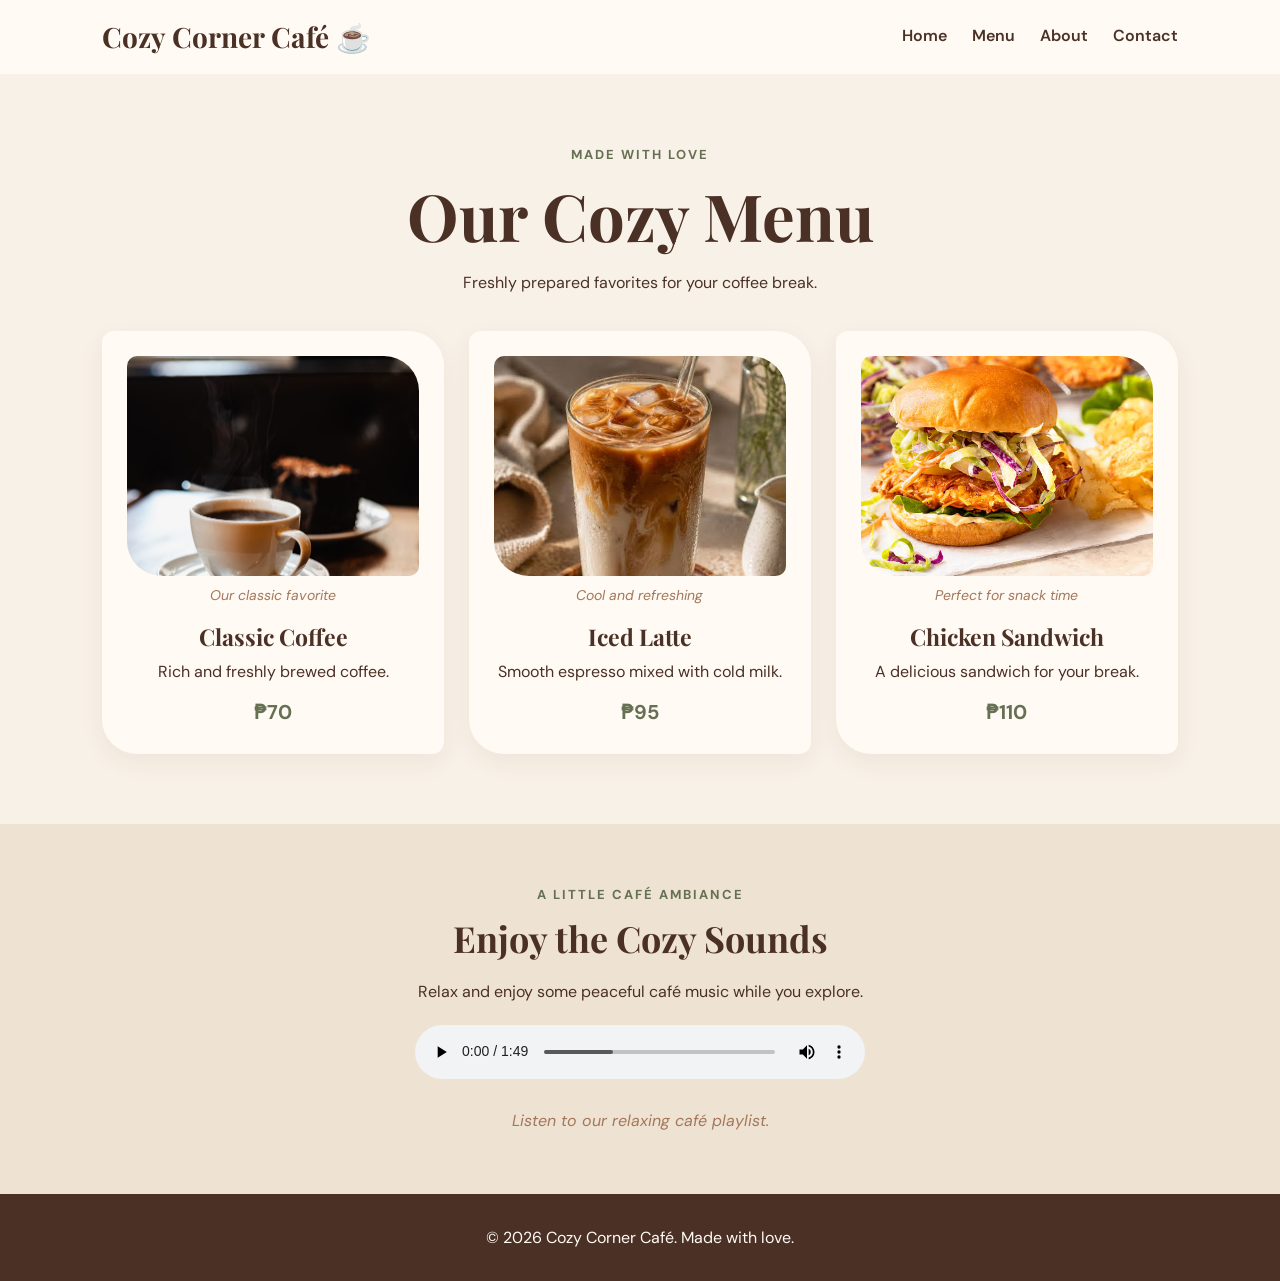
<file: index.html>
<!DOCTYPE html>
<html lang="en">
<head>
    <meta charset="UTF-8">
    <meta name="viewport" content="width=device-width, initial-scale=1.0">
    <title>Our Menu | Cozy Corner Café</title>
    <link rel="stylesheet" href="style.css">
</head>
<body>

    <header>
        <h2>Cozy Corner Café ☕</h2>
        <nav>
            <a href="index.html">Home</a>
            <a href="menu.html">Menu</a>
            <a href="about.html">About</a>
            <a href="contact.html">Contact</a>
        </nav>
    </header>

    <main>
        <section class="menu-section">
            <p class="eyebrow">MADE WITH LOVE</p>
            <h1>Our Cozy Menu</h1>
            <p>Freshly prepared favorites for your coffee break.</p>

            <div class="menu-grid">

                <article class="food-card">
                    <figure>
                        <img src="images/coffee.jpg"
                             alt="A warm cup of freshly brewed coffee">
                        <figcaption>Our classic favorite</figcaption>
                    </figure>
                    <h3>Classic Coffee</h3>
                    <p>Rich and freshly brewed coffee.</p>
                    <p class="price">₱70</p>
                </article>

                <article class="food-card">
                    <figure>
                        <img src="images/iced-coffee.jpg"
                             alt="A glass of iced coffee with milk">
                        <figcaption>Cool and refreshing</figcaption>
                    </figure>
                    <h3>Iced Latte</h3>
                    <p>Smooth espresso mixed with cold milk.</p>
                    <p class="price">₱95</p>
                </article>

                <article class="food-card">
                    <figure>
                        <img src="images/sandwich.jpg"
                             alt="A freshly prepared chicken sandwich">
                        <figcaption>Perfect for snack time</figcaption>
                    </figure>
                    <h3>Chicken Sandwich</h3>
                    <p>A delicious sandwich for your break.</p>
                    <p class="price">₱110</p>
                </article>

            </div>
        </section>


<section class="music-section">
    <p class="eyebrow">A LITTLE CAFÉ AMBIANCE</p>
    <h2>Enjoy the Cozy Sounds</h2>
    <p>Relax and enjoy some peaceful café music while you explore.</p>

    <figure>
        <audio controls>
            <source src="media/cafe-music.mp3" type="audio/mpeg">
            Your browser does not support audio playback.
        </audio>
        <figcaption>Listen to our relaxing café playlist.</figcaption>
    </figure>
</section>

    </main>

    <footer>
        <p>© 2026 Cozy Corner Café. Made with love.</p>
    </footer>

</body>
</html>
</file>
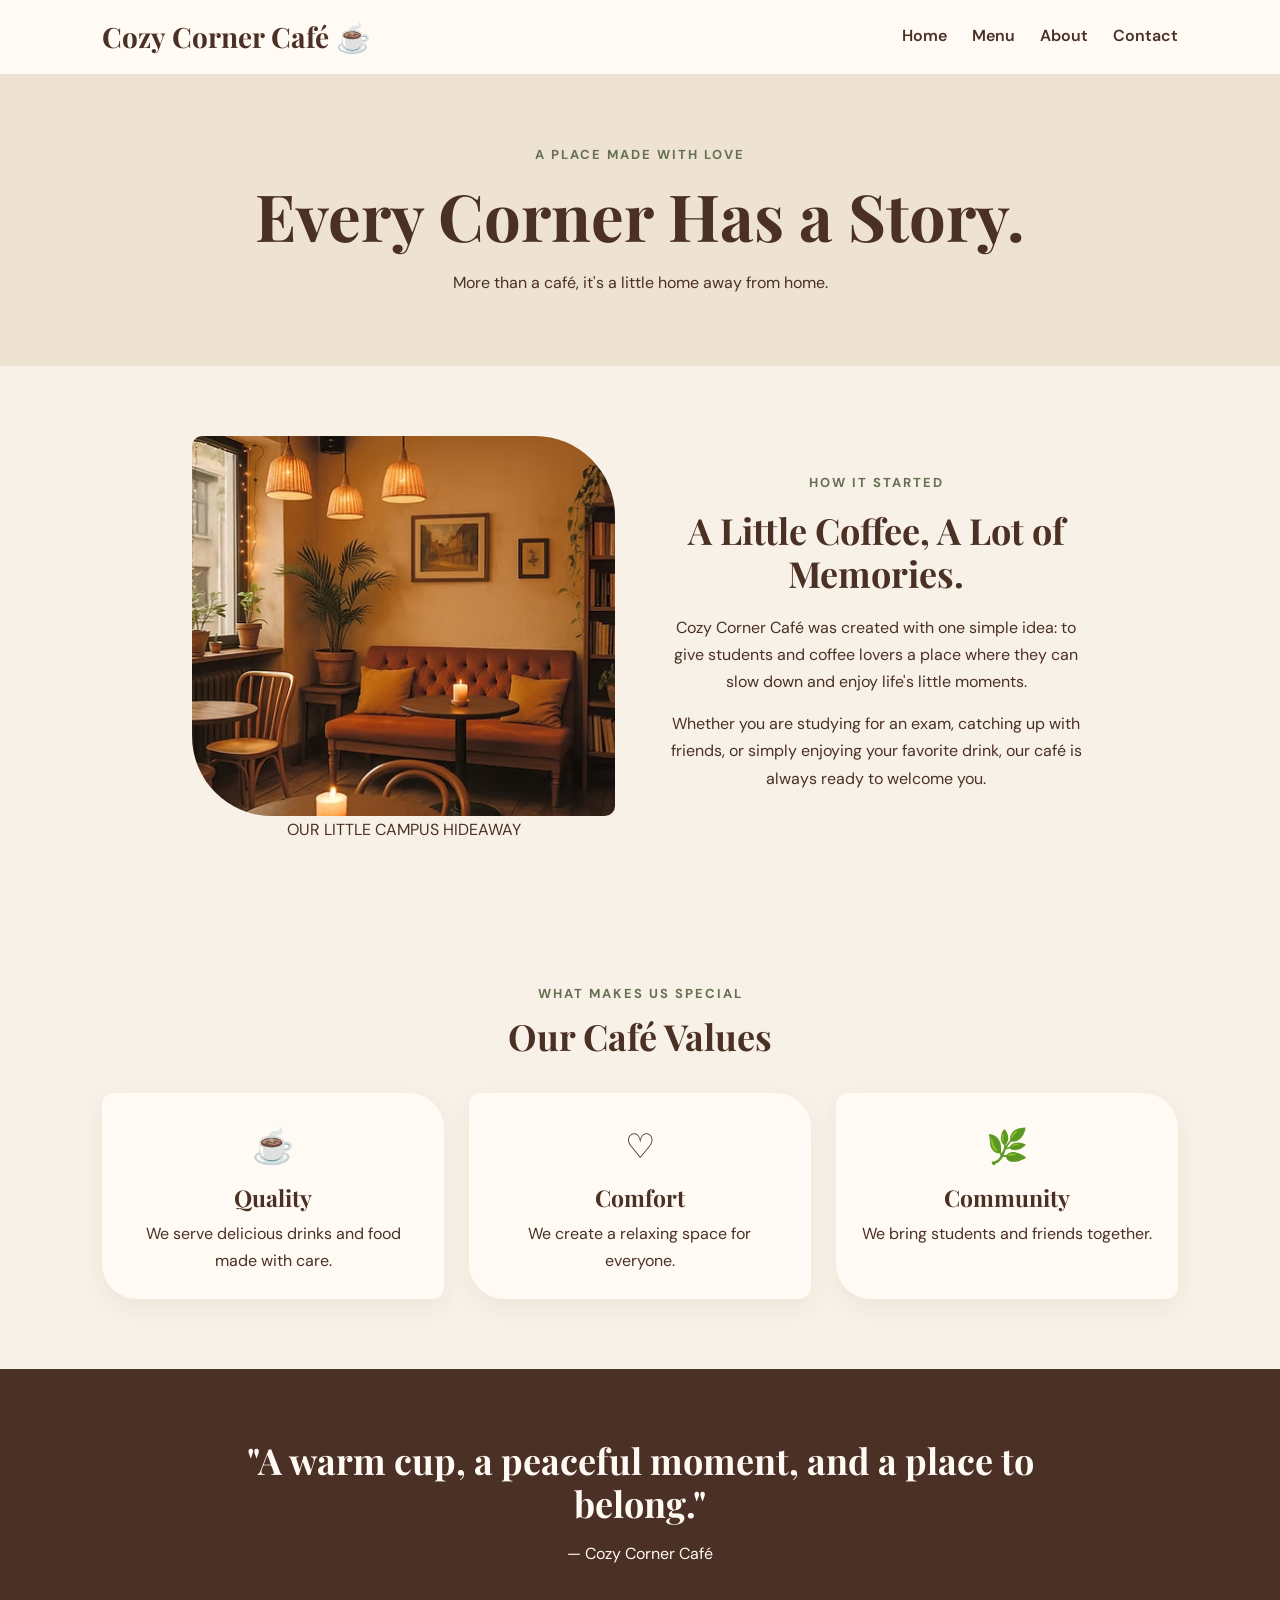
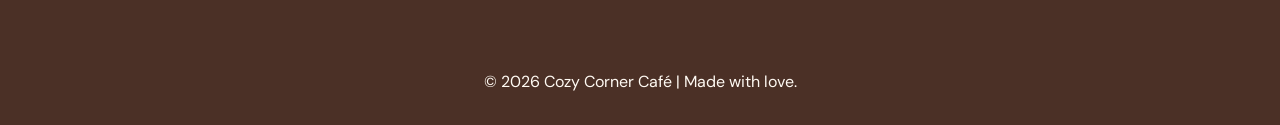
<file: about.html>
<!DOCTYPE html>
<html lang="en">
<head>
    <meta charset="UTF-8">
    <meta name="viewport" content="width=device-width, initial-scale=1.0">
    <title>Our Story | Cozy Corner Café</title>
    <link rel="stylesheet" href="style.css">
</head>
<body>

<header>
    <h2>Cozy Corner Café ☕</h2>
    <nav>
        <a href="index.html">Home</a>
        <a href="menu.html">Menu</a>
        <a href="about.html">About</a>
        <a href="contact.html">Contact</a>
    </nav>
</header>

<main>

    <section class="about-hero">
        <p class="eyebrow">A PLACE MADE WITH LOVE</p>
        <h1>Every Corner Has a Story.</h1>
        <p>More than a café, it's a little home away from home.</p>
    </section>

    <section class="story-section">

        <div class="story-image">
            <img src="images/cafe.jpg"
                 alt="Warm and welcoming interior of a cozy café">
            <p>OUR LITTLE CAMPUS HIDEAWAY</p>
        </div>

        <article class="story-text">
            <p class="eyebrow">HOW IT STARTED</p>
            <h2>A Little Coffee, A Lot of Memories.</h2>
            <p>
                Cozy Corner Café was created with one simple idea:
                to give students and coffee lovers a place where
                they can slow down and enjoy life's little moments.
            </p>
            <p>
                Whether you are studying for an exam, catching up
                with friends, or simply enjoying your favorite drink,
                our café is always ready to welcome you.
            </p>
        </article>

    </section>

    <section class="values-section">
        <p class="eyebrow">WHAT MAKES US SPECIAL</p>
        <h2>Our Café Values</h2>

        <div class="values-grid">

            <article class="value-card">
                <span>☕</span>
                <h3>Quality</h3>
                <p>We serve delicious drinks and food made with care.</p>
            </article>

            <article class="value-card">
                <span>♡</span>
                <h3>Comfort</h3>
                <p>We create a relaxing space for everyone.</p>
            </article>

            <article class="value-card">
                <span>🌿</span>
                <h3>Community</h3>
                <p>We bring students and friends together.</p>
            </article>

        </div>
    </section>

    <section class="about-quote">
        <h2>"A warm cup, a peaceful moment, and a place to belong."</h2>
        <p>— Cozy Corner Café</p>
    </section>

</main>

<footer>
    <p>© 2026 Cozy Corner Café | Made with love.</p>
</footer>

</body>
</html>
</file>
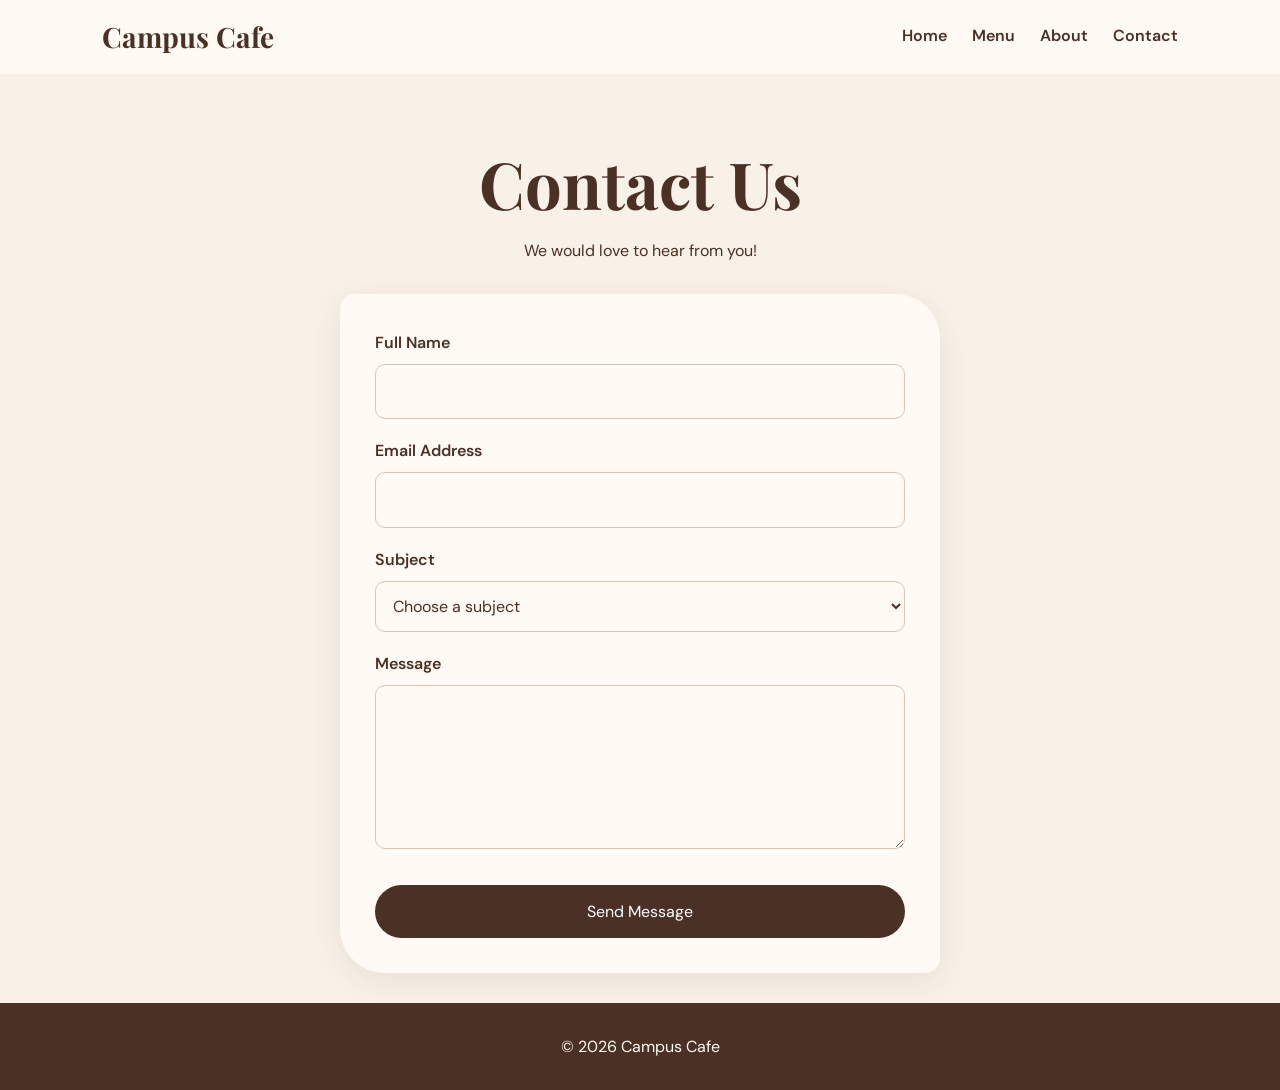
<file: contact.html>
<!DOCTYPE html>
<html lang="en">
<head>
    <meta charset="UTF-8">
    <meta name="viewport" content="width=device-width, initial-scale=1.0">
    <title>Campus Cafe | Contact</title>
    <link rel="stylesheet" href="style.css">
</head>
<body>

<header>
    <h2 class="logo">Campus Cafe</h2>
    <nav>
        <a href="index.html">Home</a>
        <a href="menu.html">Menu</a>
        <a href="about.html">About</a>
        <a href="contact.html">Contact</a>
    </nav>
</header>

<main>
    <section class="welcome">
        <h1>Contact Us</h1>
        <p>We would love to hear from you!</p>
    </section>

    <section class="contact">
        <form action="#" method="get">

            <label for="name">Full Name</label>
            <input type="text" id="name" name="name" required>

            <label for="email">Email Address</label>
            <input type="email" id="email" name="email" required>

            <label for="subject">Subject</label>
            <select id="subject" name="subject">
                <option value="">Choose a subject</option>
                <option value="menu">Menu Inquiry</option>
                <option value="feedback">Feedback</option>
                <option value="other">Other</option>
            </select>

            <label for="message">Message</label>
            <textarea id="message" name="message" rows="5"></textarea>

            <button type="submit">Send Message</button>

        </form>
    </section>
</main>

<footer>
    <p>© 2026 Campus Cafe</p>
</footer>

</body>
</html>
</file>
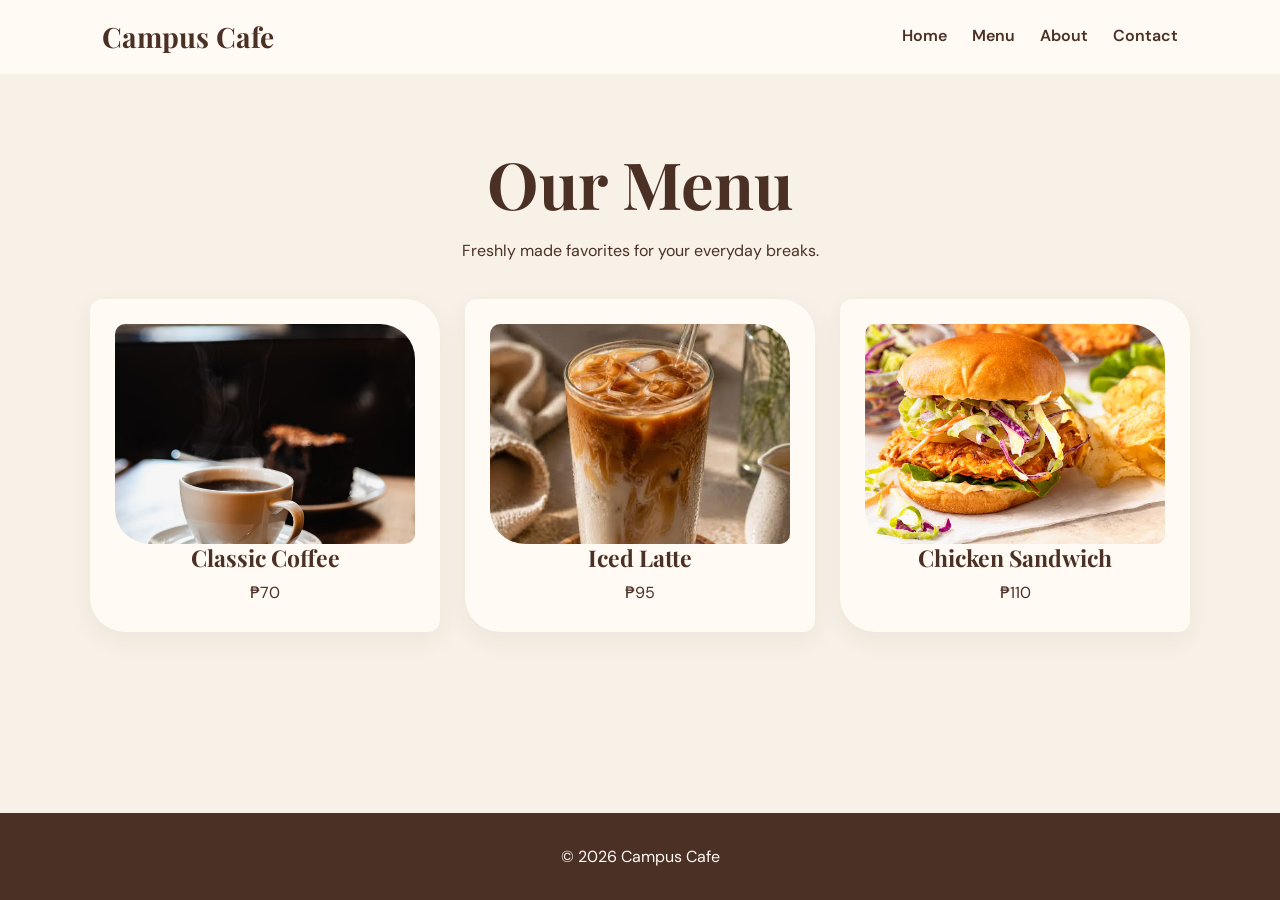
<file: menu.html>
<!DOCTYPE html>
<html lang="en">
<head>
    <meta charset="UTF-8">
    <meta name="viewport" content="width=device-width, initial-scale=1.0">
    <title>Campus Cafe | Menu</title>
    <link rel="stylesheet" href="style.css">
</head>
<body>

<header>
    <h2 class="logo">Campus Cafe</h2>
    <nav>
        <a href="index.html">Home</a>
        <a href="menu.html">Menu</a>
        <a href="about.html">About</a>
        <a href="contact.html">Contact</a>
    </nav>
</header>

<main>
    <section class="welcome">
        <h1>Our Menu</h1>
        <p>Freshly made favorites for your everyday breaks.</p>
    </section>

    <section class="menu-grid">

        <article class="food-card">
            <img src="images/coffee.jpg" alt="Hot coffee in a ceramic cup">
            <h3>Classic Coffee</h3>
            <p>₱70</p>
        </article>

        <article class="food-card">
            <img src="images/iced-coffee.jpg" alt="Iced coffee in a glass">
            <h3>Iced Latte</h3>
            <p>₱95</p>
        </article>

        <article class="food-card">
            <img src="images/sandwich.jpg" alt="Fresh chicken sandwich">
            <h3>Chicken Sandwich</h3>
            <p>₱110</p>
        </article>

    </section>
</main>

<footer>
    <p>© 2026 Campus Cafe</p>
</footer>

</body>
</html>
</file>
<file: style.css>
@import url('https://fonts.googleapis.com/css2?family=DM+Sans:wght@400;500;600;700&family=Playfair+Display:wght@500;600;700&display=swap');

:root {
    --cream: #f8f1e7;
    --white: #fffaf3;
    --brown: #4b3026;
    --light-brown: #a4775b;
    --green: #667052;
    --orange: #bd7953;
    --sand: #eee2d2;
}

* {
    margin: 0;
    padding: 0;
    box-sizing: border-box;
}

html {
    scroll-behavior: smooth;
}

body {
    background: var(--cream);
    color: var(--brown);
    font-family: 'DM Sans', sans-serif;
    line-height: 1.7;
    min-height: 100vh;
    display: flex;
    flex-direction: column;
}

main {
    flex: 1;
    display: flex;
    flex-direction: column;
}

img {
    max-width: 100%;
    display: block;
}

header {
    background: var(--white);
    padding: 20px 8%;
    display: flex;
    justify-content: space-between;
    align-items: center;
    flex-wrap: wrap;
    gap: 15px;
}

header h2 {
    font-family: 'Playfair Display', serif;
    font-size: 28px;
    margin-bottom: 0;
}

nav {
    display: flex;
    gap: 25px;
    flex-wrap: wrap;
}

nav a {
    color: var(--brown);
    text-decoration: none;
    font-weight: 600;
    border-bottom: 2px solid transparent;
}

nav a:hover,
nav a.active {
    color: var(--orange);
    border-bottom-color: var(--orange);
}

h1, h2, h3 {
    font-family: 'Playfair Display', serif;
    line-height: 1.2;
}

h1 {
    font-size: clamp(40px, 6vw, 65px);
    margin-bottom: 15px;
}

h2 {
    font-size: 36px;
    margin-bottom: 18px;
}

.eyebrow {
    color: var(--green);
    font-size: 13px;
    font-weight: 700;
    letter-spacing: 2px;
    margin-bottom: 10px;
}

.section-intro {
    max-width: 600px;
    margin: 0 auto;
}

.button {
    display: inline-block;
    background: var(--brown);
    color: white;
    padding: 13px 28px;
    border-radius: 30px;
    text-decoration: none;
}

.button:hover {
    background: var(--orange);
    transform: translateY(-3px);
}

.hero {
    min-height: 520px;
    padding: 70px 8%;
    display: grid;
    grid-template-columns: 1fr 1fr;
    align-items: center;
    gap: 40px;
}

.hero img {
    width: 100%;
    height: 400px;
    object-fit: cover;
    border-radius: 10px 100px 10px 100px;
}

.hero p {
    margin: 0 0 20px;
}

.hero .eyebrow {
    margin-bottom: 10px;
}

.features {
    padding: 70px 8%;
    text-align: center;
}

.menu-section,
.contact-section,
.about-hero,
.values-section {
    padding: 70px 8%;
    text-align: center;
}

.menu-section > *,
.contact-section > *,
.about-hero > *,
.values-section > * {
    margin-left: auto;
    margin-right: auto;
}

.menu-section {
    flex: 1;
    display: flex;
    flex-direction: column;
    justify-content: center;
    align-items: center;
}

.welcome {
    padding: 70px 8% 0;
    text-align: center;
}

.menu-section .menu-grid {
    width: 100%;
}

.feature-grid,
.menu-grid,
.values-grid {
    display: grid;
    grid-template-columns: repeat(3, 1fr);
    gap: 25px;
    margin: 35px auto 0;
    max-width: 1100px;
}

.feature-card,
.food-card,
.value-card {
    background: var(--white);
    padding: 25px;
    border-radius: 12px 35px;
    box-shadow: 0 8px 25px #4b302610;
    transition: 0.3s;
    text-align: center;
}

.feature-card:hover,
.food-card:hover,
.value-card:hover {
    transform: translateY(-7px);
    box-shadow: 0 12px 30px #4b302625;
}

.food-card figure {
    margin: 0 0 15px;
}

.food-card img {
    width: 100%;
    height: 220px;
    object-fit: cover;
    border-radius: 10px 35px;
    transition: transform 0.4s ease;
}

.food-card:hover img {
    transform: scale(1.03);
}

.food-card figcaption {
    margin-top: 8px;
    color: var(--light-brown);
    font-style: italic;
    font-size: 14px;
}

.food-card h3,
.value-card h3,
.feature-card h3 {
    font-size: 23px;
    margin-bottom: 8px;
}

.price {
    color: var(--green);
    font-weight: 700;
    font-size: 20px;
    margin-top: 10px;
}

.about-hero {
    background: var(--sand);
}

.about-hero p:last-child {
    max-width: 600px;
}

.story-section {
    max-width: 1100px;
    margin: 0 auto;
    padding: 70px 8%;
    display: grid;
    grid-template-columns: 1fr 1fr;
    align-items: center;
    gap: 50px;
    text-align: center;
}

.story-image img {
    width: 100%;
    height: 380px;
    object-fit: cover;
    border-radius: 10px 80px 10px 80px;
}

.story-image figcaption {
    margin-top: 12px;
    color: var(--light-brown);
    font-style: italic;
}

.story-text p {
    margin-bottom: 15px;
}

.value-card span {
    display: block;
    font-size: 34px;
    margin-bottom: 8px;
}

.about-quote {
    background: var(--brown);
    color: var(--white);
    padding: 70px 8%;
    text-align: center;
}

.about-quote h2 {
    max-width: 800px;
    margin: 0 auto 15px;
}

.contact-section {
    min-height: 80vh;
}

form {
    max-width: 600px;
    margin: 30px auto;
    text-align: left;
    background: var(--white);
    padding: 35px;
    border-radius: 15px 45px;
    box-shadow: 0 8px 30px #4b302615;
}

label {
    display: block;
    font-weight: 600;
}

input, select, textarea {
    width: 100%;
    padding: 13px;
    margin: 8px 0 18px;
    border: 1px solid #d8c5b2;
    border-radius: 10px;
    background: var(--white);
    font: inherit;
    color: var(--brown);
}

button {
    background: var(--brown);
    color: white;
    border: none;
    padding: 13px 28px;
    border-radius: 30px;
    cursor: pointer;
    font: inherit;
}

button:hover {
    background: var(--orange);
}

form button {
    width: 100%;
    margin-top: 10px;
}

.music-section {
    padding: 60px 8%;
    text-align: center;
    background: var(--sand);
}

.music-section audio {
    width: 100%;
    max-width: 450px;
    margin: 20px auto;
}

.music-section figcaption {
    color: var(--light-brown);
    font-style: italic;
}

footer {
    background: var(--brown);
    color: var(--white);
    padding: 30px;
    text-align: center;
}

a, button {
    transition: all 0.3s ease;
}

a:focus-visible,
button:focus-visible,
input:focus-visible,
select:focus-visible,
textarea:focus-visible {
    outline: 3px solid var(--green);
    outline-offset: 3px;
}

@media (max-width: 900px) {
    .hero {
        gap: 25px;
        padding: 50px 5%;
    }

    .feature-grid,
    .menu-grid,
    .values-grid {
        gap: 15px;
    }

    .story-section {
        gap: 30px;
    }
}

@media (max-width: 700px) {
    header {
        flex-direction: column;
        text-align: center;
        padding: 20px;
    }

    nav {
        justify-content: center;
        gap: 15px;
    }

    nav a {
        font-size: 14px;
    }

    .hero {
        grid-template-columns: 1fr;
        padding: 40px 6%;
        text-align: center;
    }

    .hero img {
        height: 260px;
    }

    .feature-grid,
    .menu-grid,
    .values-grid,
    .story-section {
        grid-template-columns: 1fr;
    }

    .story-section {
        padding: 45px 6%;
    }

    .features,
    .menu-section,
    .contact-section,
    .about-hero,
    .values-section,
    .about-quote {
        padding: 45px 6%;
    }

    h1 {
        font-size: 38px;
    }

    h2 {
        font-size: 28px;
    }

    form {
        padding: 20px;
    }
}

@media (prefers-reduced-motion: reduce) {
    * {
        transition: none !important;
        scroll-behavior: auto !important;
    }
}
</file>
